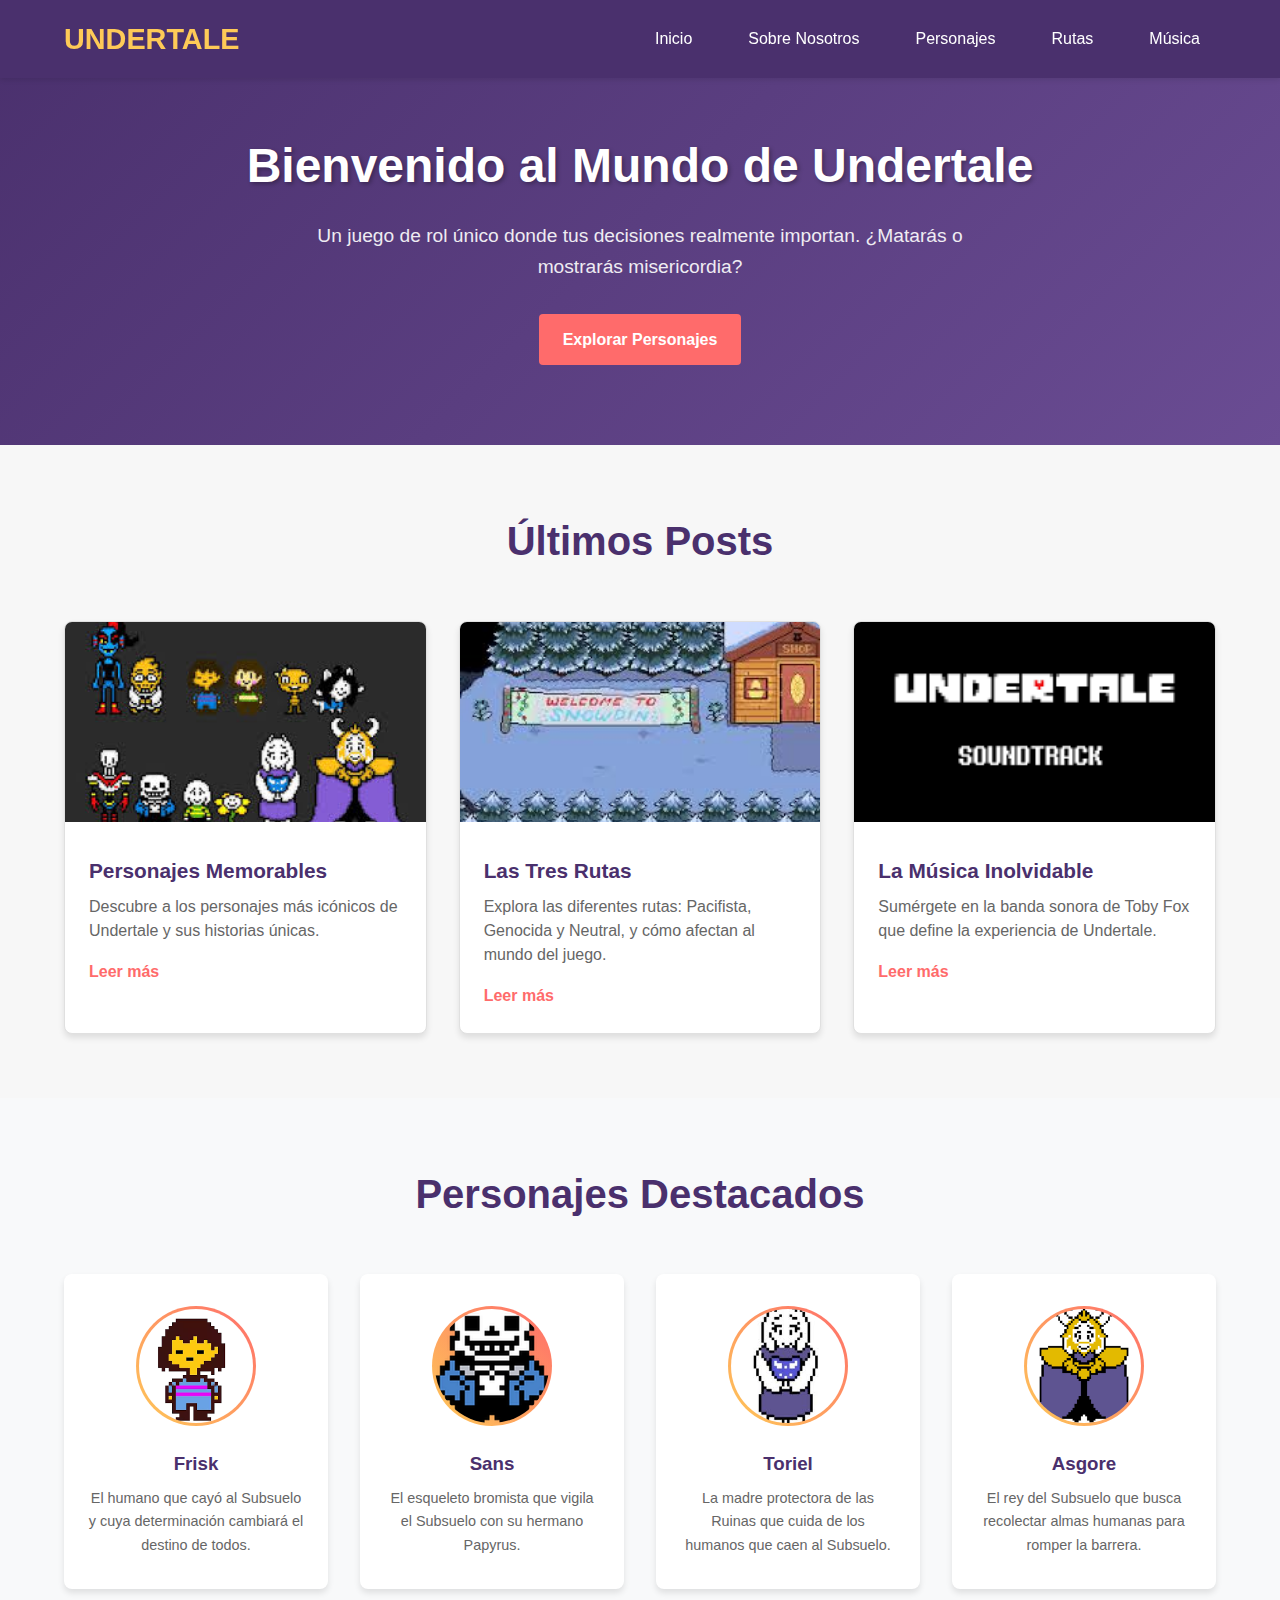
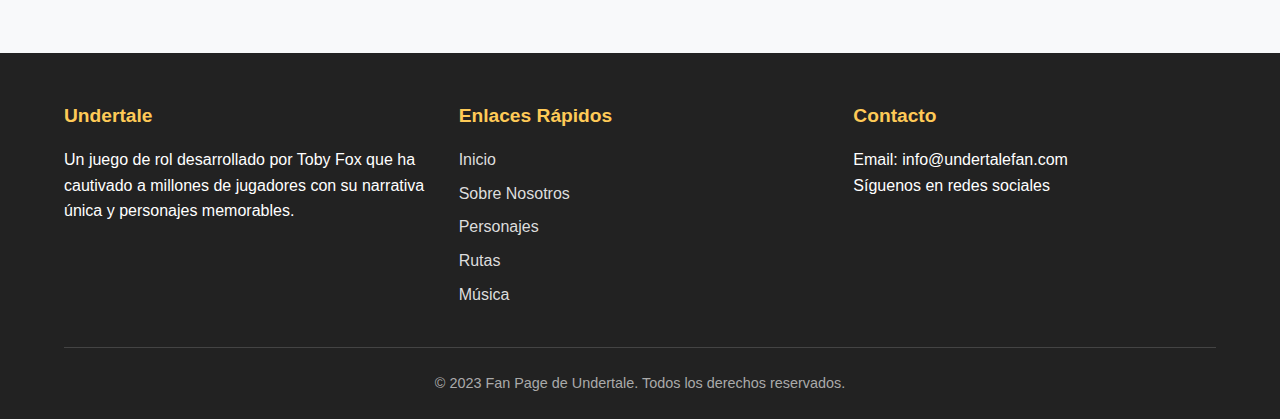
<file: Web Noah/Index.html>
<!DOCTYPE html>
<html lang="es">
<head>
    <meta charset="UTF-8">
    <meta name="viewport" content="width=device-width, initial-scale=1.0">
    <title>Undertale - El Juego de Rol</title>
    <link rel="stylesheet" href="css/styles.css">
</head>
<body>
    <header>
        <div class="container">
            <div class="header-content">
                <div class="logo">UNDERTALE</div>
                <nav>
                    <ul>
                        <li><a href="index.html">Inicio</a></li>
                        <li><a href="sobre-nosotros.html">Sobre Nosotros</a></li>
                        <li><a href="post1.html">Personajes</a></li>
                        <li><a href="post2.html">Rutas</a></li>
                        <li><a href="post3.html">Música</a></li>
                    </ul>
                </nav>
            </div>
        </div>
    </header>

    <section class="hero">
        <div class="container">
            <h1>Bienvenido al Mundo de Undertale</h1>
            <p>Un juego de rol único donde tus decisiones realmente importan. ¿Matarás o mostrarás misericordia?</p>
            <a href="post1.html" class="btn">Explorar Personajes</a>
        </div>
    </section>

    <section class="section">
        <div class="container">
            <h2 class="section-title">Últimos Posts</h2>
            <div class="posts-grid">
                <div class="post-card">
                    <img src="images/personajes.jpg" alt="Personajes de Undertale">
                    <div class="post-card-content">
                        <h3>Personajes Memorables</h3>
                        <p>Descubre a los personajes más icónicos de Undertale y sus historias únicas.</p>
                        <a href="post1.html">Leer más</a>
                    </div>
                </div>
                <div class="post-card">
                    <img src="images/rutas.jpg" alt="Rutas del juego">
                    <div class="post-card-content">
                        <h3>Las Tres Rutas</h3>
                        <p>Explora las diferentes rutas: Pacifista, Genocida y Neutral, y cómo afectan al mundo del juego.</p>
                        <a href="post2.html">Leer más</a>
                    </div>
                </div>
                <div class="post-card">
                    <img src="images/musica.jpg" alt="Música de Undertale">
                    <div class="post-card-content">
                        <h3>La Música Inolvidable</h3>
                        <p>Sumérgete en la banda sonora de Toby Fox que define la experiencia de Undertale.</p>
                        <a href="post3.html">Leer más</a>
                    </div>
                </div>
            </div>
        </div>
    </section>

    <section class="section characters">
        <div class="container">
            <h2 class="section-title">Personajes Destacados</h2>
            <div class="characters-grid">
                <div class="character-card">
                    <img src="images/frisk.jpg" alt="Frisk">
                    <h3>Frisk</h3>
                    <p>El humano que cayó al Subsuelo y cuya determinación cambiará el destino de todos.</p>
                </div>
                <div class="character-card">
                    <img src="images/sans.jpg" alt="Sans">
                    <h3>Sans</h3>
                    <p>El esqueleto bromista que vigila el Subsuelo con su hermano Papyrus.</p>
                </div>
                <div class="character-card">
                    <img src="images/toriel.jpg" alt="Toriel">
                    <h3>Toriel</h3>
                    <p>La madre protectora de las Ruinas que cuida de los humanos que caen al Subsuelo.</p>
                </div>
                <div class="character-card">
                    <img src="images/asgore.jpg" alt="Asgore">
                    <h3>Asgore</h3>
                    <p>El rey del Subsuelo que busca recolectar almas humanas para romper la barrera.</p>
                </div>
            </div>
        </div>
    </section>

    <footer>
        <div class="container">
            <div class="footer-content">
                <div class="footer-section">
                    <h3>Undertale</h3>
                    <p>Un juego de rol desarrollado por Toby Fox que ha cautivado a millones de jugadores con su narrativa única y personajes memorables.</p>
                </div>
                <div class="footer-section">
                    <h3>Enlaces Rápidos</h3>
                    <ul>
                        <li><a href="index.html">Inicio</a></li>
                        <li><a href="sobre-nosotros.html">Sobre Nosotros</a></li>
                        <li><a href="post1.html">Personajes</a></li>
                        <li><a href="post2.html">Rutas</a></li>
                        <li><a href="post3.html">Música</a></li>
                    </ul>
                </div>
                <div class="footer-section">
                    <h3>Contacto</h3>
                    <p>Email: info@undertalefan.com</p>
                    <p>Síguenos en redes sociales</p>
                </div>
            </div>
            <div class="footer-bottom">
                <p>&copy; 2023 Fan Page de Undertale. Todos los derechos reservados.</p>
            </div>
        </div>
    </footer>
</body>
</html>
</file>
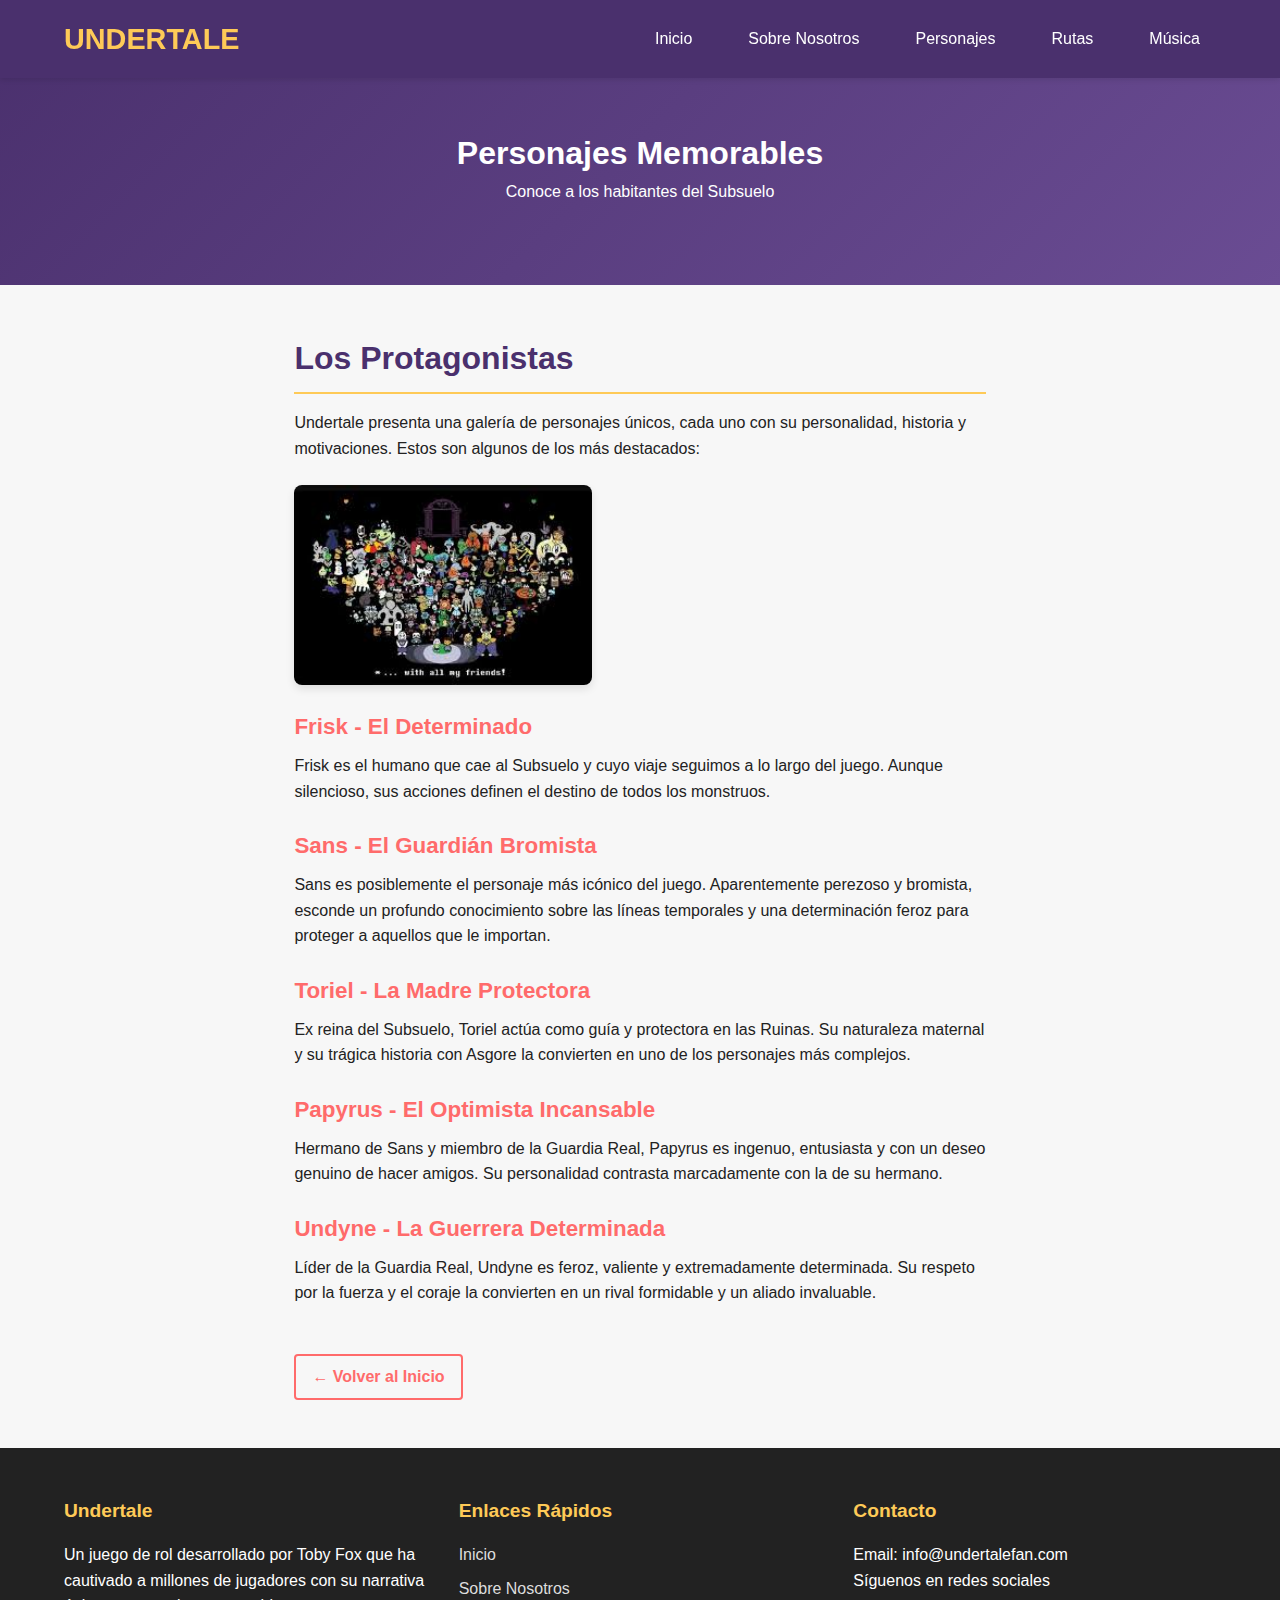
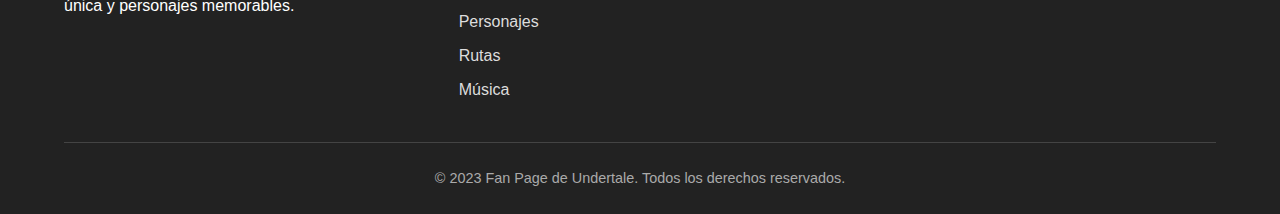
<file: Web Noah/post1.html>
<!DOCTYPE html>
<html lang="es">
<head>
    <meta charset="UTF-8">
    <meta name="viewport" content="width=device-width, initial-scale=1.0">
    <title>Personajes Memorables - Undertale</title>
    <link rel="stylesheet" href="css/styles.css">
</head>
<body>
    <header>
        <div class="container">
            <div class="header-content">
                <div class="logo">UNDERTALE</div>
                <nav>
                    <ul>
                        <li><a href="index.html">Inicio</a></li>
                        <li><a href="sobre-nosotros.html">Sobre Nosotros</a></li>
                        <li><a href="post1.html">Personajes</a></li>
                        <li><a href="post2.html">Rutas</a></li>
                        <li><a href="post3.html">Música</a></li>
                    </ul>
                </nav>
            </div>
        </div>
    </header>

    <section class="page-header">
        <div class="container">
            <h1>Personajes Memorables</h1>
            <p>Conoce a los habitantes del Subsuelo</p>
        </div>
    </section>

    <section class="page-content">
        <div class="container">
            <h2>Los Protagonistas</h2>
            <p>Undertale presenta una galería de personajes únicos, cada uno con su personalidad, historia y motivaciones. Estos son algunos de los más destacados:</p>
            
            <img src="images/personajes-detalle.jpg" alt="Personajes principales de Undertale">
            
            <h3>Frisk - El Determinado</h3>
            <p>Frisk es el humano que cae al Subsuelo y cuyo viaje seguimos a lo largo del juego. Aunque silencioso, sus acciones definen el destino de todos los monstruos.</p>
            
            <h3>Sans - El Guardián Bromista</h3>
            <p>Sans es posiblemente el personaje más icónico del juego. Aparentemente perezoso y bromista, esconde un profundo conocimiento sobre las líneas temporales y una determinación feroz para proteger a aquellos que le importan.</p>
            
            <h3>Toriel - La Madre Protectora</h3>
            <p>Ex reina del Subsuelo, Toriel actúa como guía y protectora en las Ruinas. Su naturaleza maternal y su trágica historia con Asgore la convierten en uno de los personajes más complejos.</p>
            
            <h3>Papyrus - El Optimista Incansable</h3>
            <p>Hermano de Sans y miembro de la Guardia Real, Papyrus es ingenuo, entusiasta y con un deseo genuino de hacer amigos. Su personalidad contrasta marcadamente con la de su hermano.</p>
            
            <h3>Undyne - La Guerrera Determinada</h3>
            <p>Líder de la Guardia Real, Undyne es feroz, valiente y extremadamente determinada. Su respeto por la fuerza y el coraje la convierten en un rival formidable y un aliado invaluable.</p>
            
            <a href="index.html" class="back-link">← Volver al Inicio</a>
        </div>
    </section>

    <footer>
        <div class="container">
            <div class="footer-content">
                <div class="footer-section">
                    <h3>Undertale</h3>
                    <p>Un juego de rol desarrollado por Toby Fox que ha cautivado a millones de jugadores con su narrativa única y personajes memorables.</p>
                </div>
                <div class="footer-section">
                    <h3>Enlaces Rápidos</h3>
                    <ul>
                        <li><a href="index.html">Inicio</a></li>
                        <li><a href="sobre-nosotros.html">Sobre Nosotros</a></li>
                        <li><a href="post1.html">Personajes</a></li>
                        <li><a href="post2.html">Rutas</a></li>
                        <li><a href="post3.html">Música</a></li>
                    </ul>
                </div>
                <div class="footer-section">
                    <h3>Contacto</h3>
                    <p>Email: info@undertalefan.com</p>
                    <p>Síguenos en redes sociales</p>
                </div>
            </div>
            <div class="footer-bottom">
                <p>&copy; 2023 Fan Page de Undertale. Todos los derechos reservados.</p>
            </div>
        </div>
    </footer>
</body>
</html>
</file>
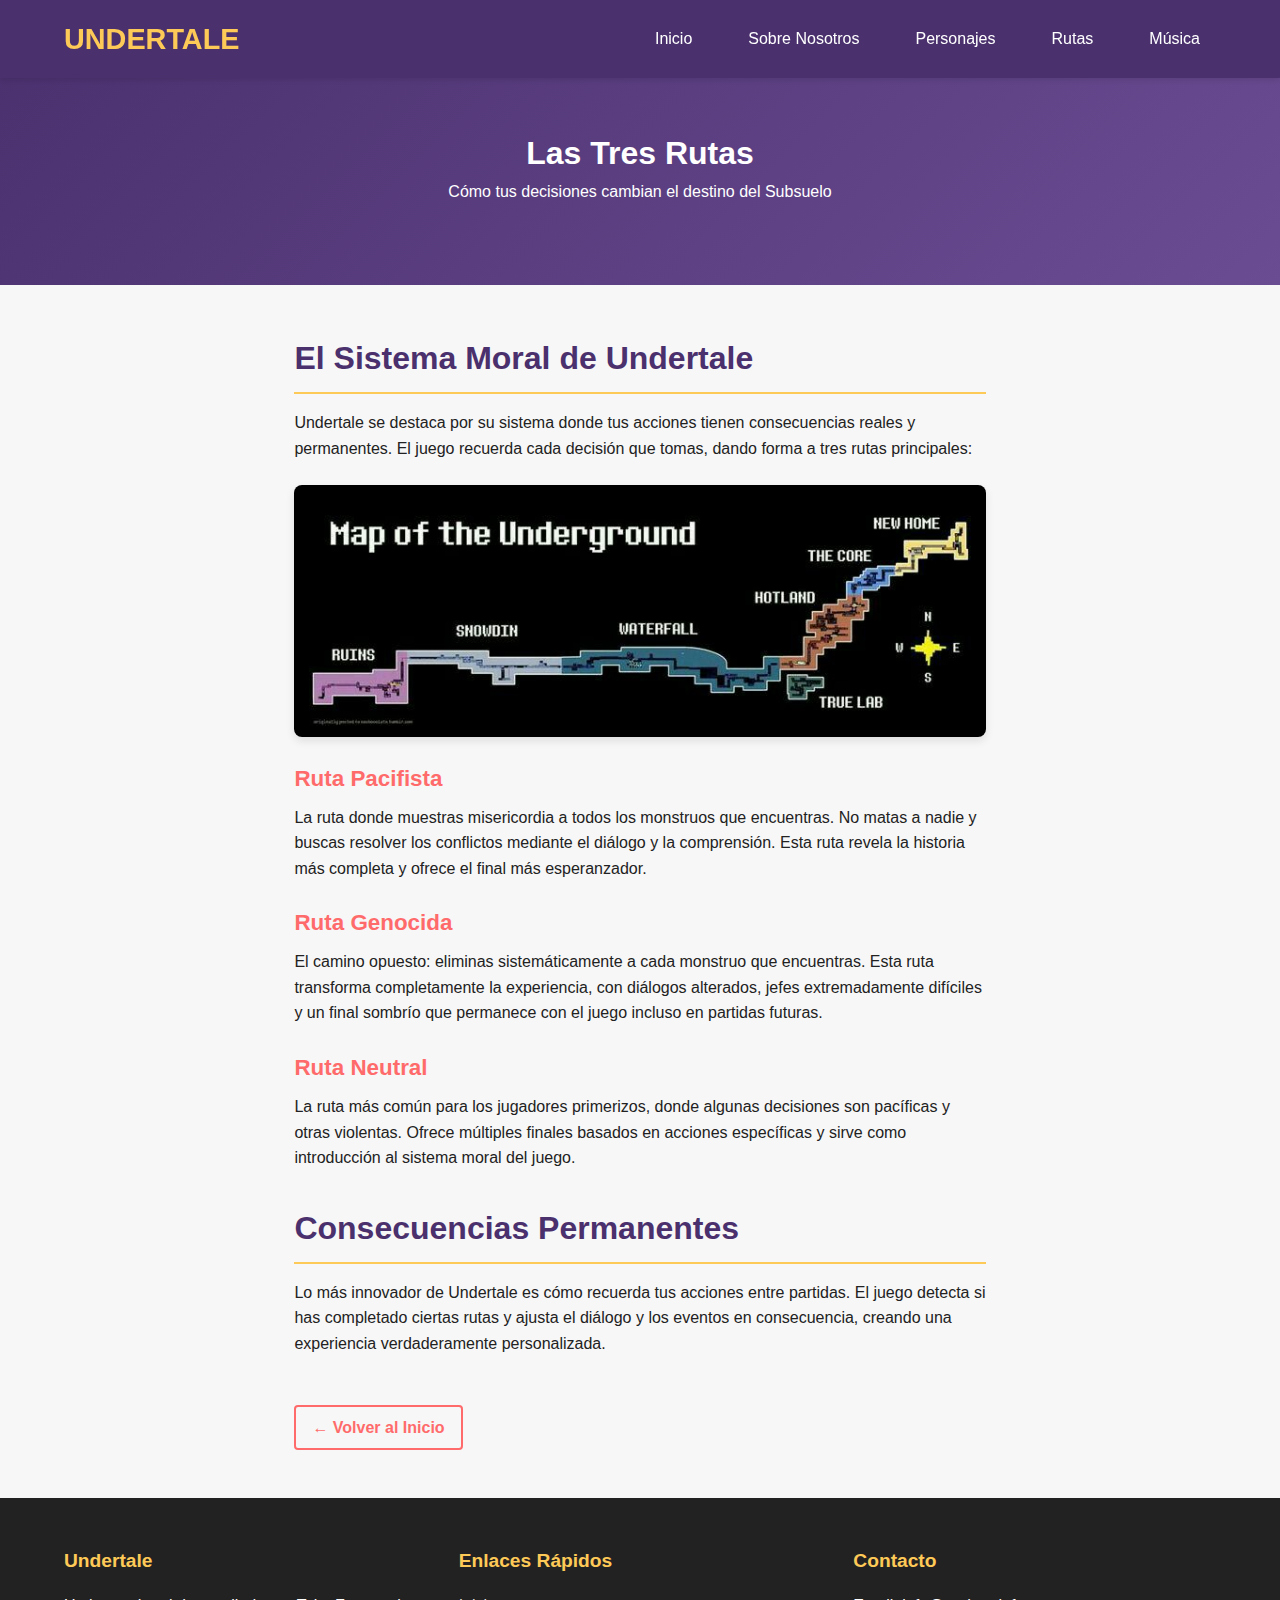
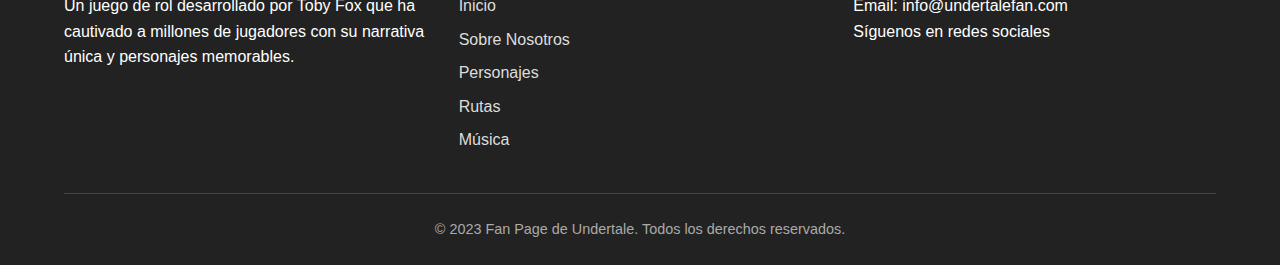
<file: Web Noah/post2.html>
<!DOCTYPE html>
<html lang="es">
<head>
    <meta charset="UTF-8">
    <meta name="viewport" content="width=device-width, initial-scale=1.0">
    <title>Las Tres Rutas - Undertale</title>
    <link rel="stylesheet" href="css/styles.css">
</head>
<body>
    <header>
        <div class="container">
            <div class="header-content">
                <div class="logo">UNDERTALE</div>
                <nav>
                    <ul>
                        <li><a href="index.html">Inicio</a></li>
                        <li><a href="sobre-nosotros.html">Sobre Nosotros</a></li>
                        <li><a href="post1.html">Personajes</a></li>
                        <li><a href="post2.html">Rutas</a></li>
                        <li><a href="post3.html">Música</a></li>
                    </ul>
                </nav>
            </div>
        </div>
    </header>

    <section class="page-header">
        <div class="container">
            <h1>Las Tres Rutas</h1>
            <p>Cómo tus decisiones cambian el destino del Subsuelo</p>
        </div>
    </section>

    <section class="page-content">
        <div class="container">
            <h2>El Sistema Moral de Undertale</h2>
            <p>Undertale se destaca por su sistema donde tus acciones tienen consecuencias reales y permanentes. El juego recuerda cada decisión que tomas, dando forma a tres rutas principales:</p>
            
            <img src="images/rutas-detalle.jpg" alt="Las diferentes rutas de Undertale">
            
            <h3>Ruta Pacifista</h3>
            <p>La ruta donde muestras misericordia a todos los monstruos que encuentras. No matas a nadie y buscas resolver los conflictos mediante el diálogo y la comprensión. Esta ruta revela la historia más completa y ofrece el final más esperanzador.</p>
            
            <h3>Ruta Genocida</h3>
            <p>El camino opuesto: eliminas sistemáticamente a cada monstruo que encuentras. Esta ruta transforma completamente la experiencia, con diálogos alterados, jefes extremadamente difíciles y un final sombrío que permanece con el juego incluso en partidas futuras.</p>
            
            <h3>Ruta Neutral</h3>
            <p>La ruta más común para los jugadores primerizos, donde algunas decisiones son pacíficas y otras violentas. Ofrece múltiples finales basados en acciones específicas y sirve como introducción al sistema moral del juego.</p>
            
            <h2>Consecuencias Permanentes</h2>
            <p>Lo más innovador de Undertale es cómo recuerda tus acciones entre partidas. El juego detecta si has completado ciertas rutas y ajusta el diálogo y los eventos en consecuencia, creando una experiencia verdaderamente personalizada.</p>
            
            <a href="index.html" class="back-link">← Volver al Inicio</a>
        </div>
    </section>

    <footer>
        <div class="container">
            <div class="footer-content">
                <div class="footer-section">
                    <h3>Undertale</h3>
                    <p>Un juego de rol desarrollado por Toby Fox que ha cautivado a millones de jugadores con su narrativa única y personajes memorables.</p>
                </div>
                <div class="footer-section">
                    <h3>Enlaces Rápidos</h3>
                    <ul>
                        <li><a href="index.html">Inicio</a></li>
                        <li><a href="sobre-nosotros.html">Sobre Nosotros</a></li>
                        <li><a href="post1.html">Personajes</a></li>
                        <li><a href="post2.html">Rutas</a></li>
                        <li><a href="post3.html">Música</a></li>
                    </ul>
                </div>
                <div class="footer-section">
                    <h3>Contacto</h3>
                    <p>Email: info@undertalefan.com</p>
                    <p>Síguenos en redes sociales</p>
                </div>
            </div>
            <div class="footer-bottom">
                <p>&copy; 2023 Fan Page de Undertale. Todos los derechos reservados.</p>
            </div>
        </div>
    </footer>
</body>
</html>
</file>
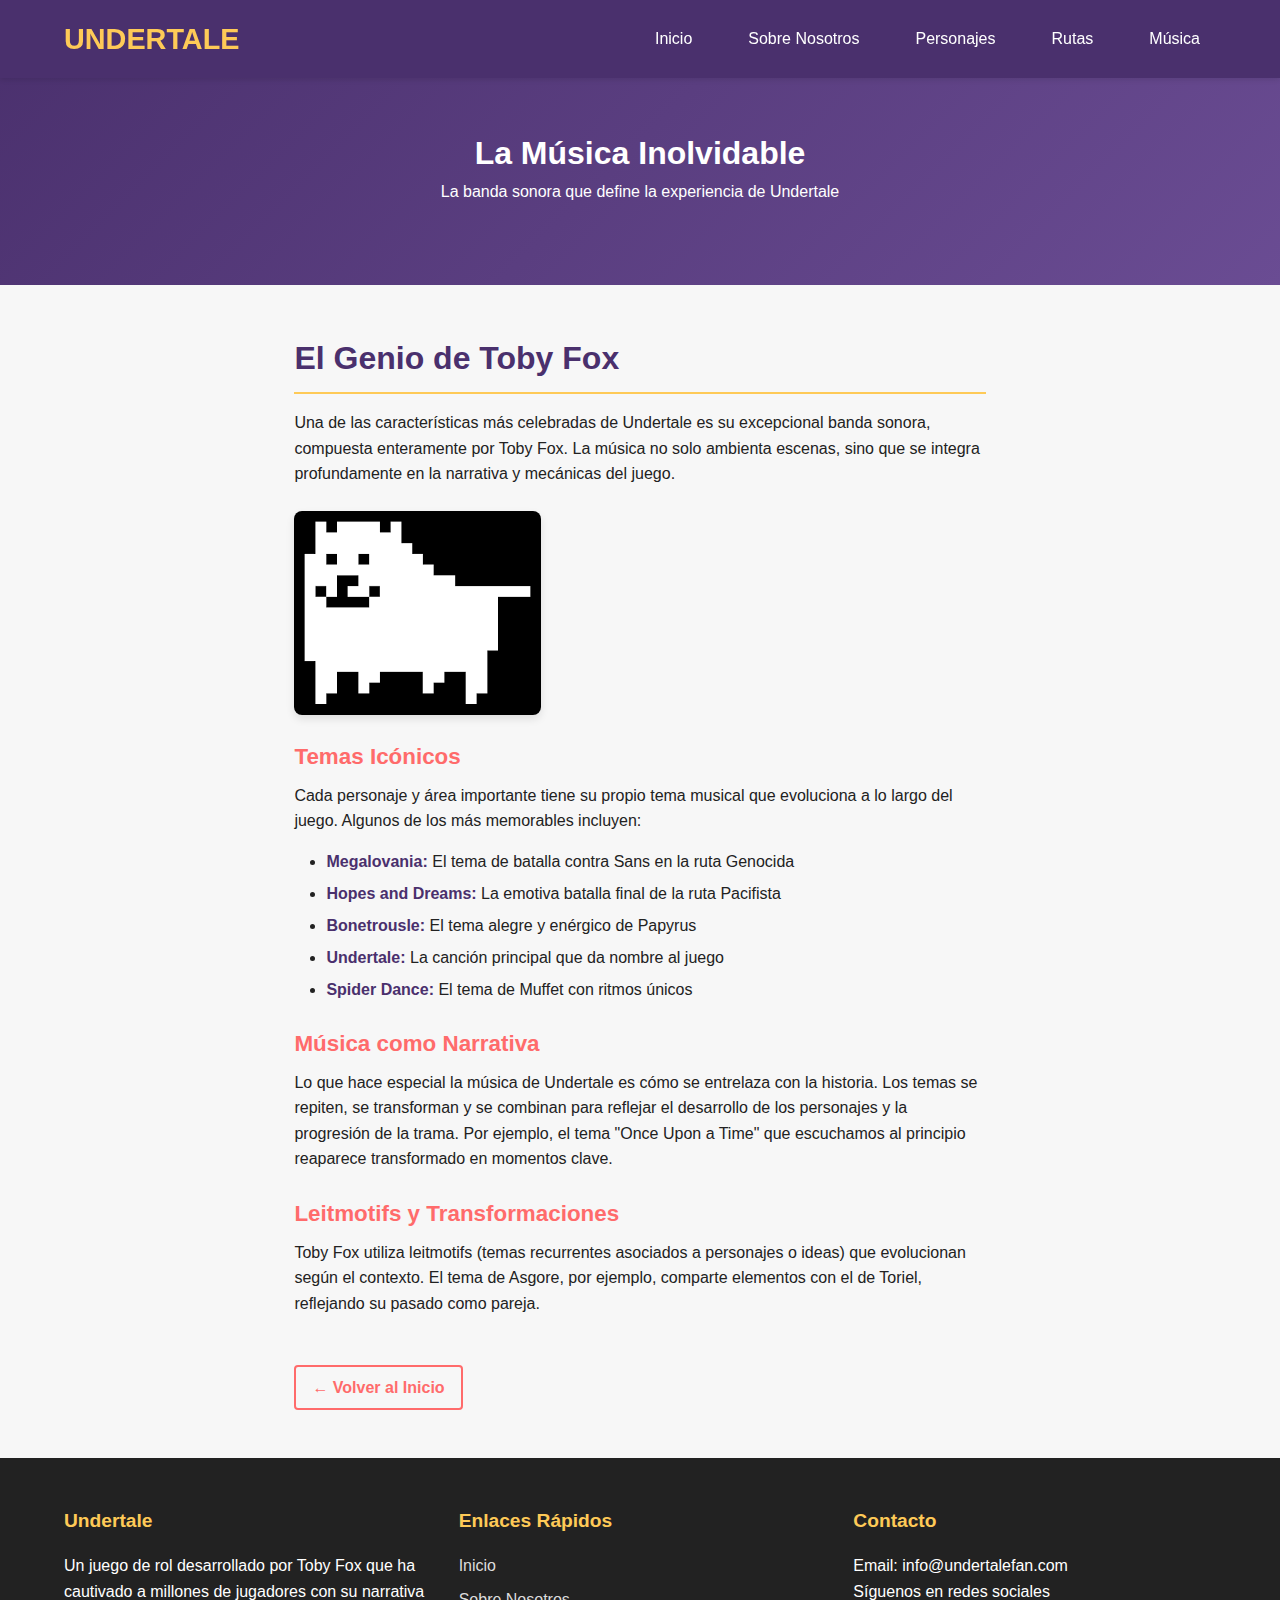
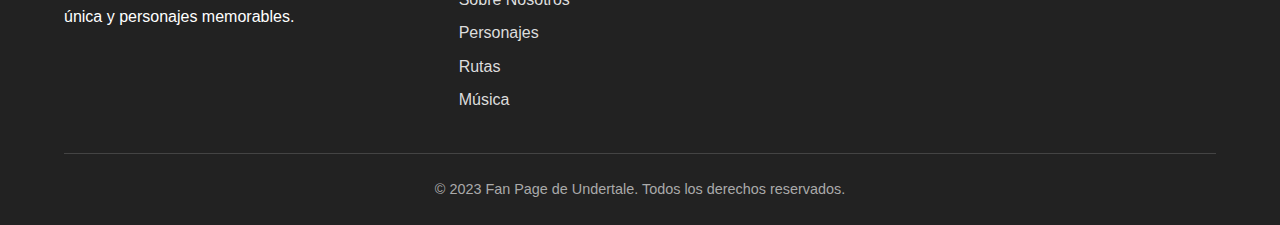
<file: Web Noah/post3.html>
<!DOCTYPE html>
<html lang="es">
<head>
    <meta charset="UTF-8">
    <meta name="viewport" content="width=device-width, initial-scale=1.0">
    <title>La Música Inolvidable - Undertale</title>
    <link rel="stylesheet" href="css/styles.css">
</head>
<body>
    <header>
        <div class="container">
            <div class="header-content">
                <div class="logo">UNDERTALE</div>
                <nav>
                    <ul>
                        <li><a href="index.html">Inicio</a></li>
                        <li><a href="sobre-nosotros.html">Sobre Nosotros</a></li>
                        <li><a href="post1.html">Personajes</a></li>
                        <li><a href="post2.html">Rutas</a></li>
                        <li><a href="post3.html">Música</a></li>
                    </ul>
                </nav>
            </div>
        </div>
    </header>

    <section class="page-header">
        <div class="container">
            <h1>La Música Inolvidable</h1>
            <p>La banda sonora que define la experiencia de Undertale</p>
        </div>
    </section>

    <section class="page-content">
        <div class="container">
            <h2>El Genio de Toby Fox</h2>
            <p>Una de las características más celebradas de Undertale es su excepcional banda sonora, compuesta enteramente por Toby Fox. La música no solo ambienta escenas, sino que se integra profundamente en la narrativa y mecánicas del juego.</p>
            
            <img src="images/musica-detalle.jpg" alt="Toby Fox componiendo música">
            
            <h3>Temas Icónicos</h3>
            <p>Cada personaje y área importante tiene su propio tema musical que evoluciona a lo largo del juego. Algunos de los más memorables incluyen:</p>
            
            <ul>
                <li><strong>Megalovania:</strong> El tema de batalla contra Sans en la ruta Genocida</li>
                <li><strong>Hopes and Dreams:</strong> La emotiva batalla final de la ruta Pacifista</li>
                <li><strong>Bonetrousle:</strong> El tema alegre y enérgico de Papyrus</li>
                <li><strong>Undertale:</strong> La canción principal que da nombre al juego</li>
                <li><strong>Spider Dance:</strong> El tema de Muffet con ritmos únicos</li>
            </ul>
            
            <h3>Música como Narrativa</h3>
            <p>Lo que hace especial la música de Undertale es cómo se entrelaza con la historia. Los temas se repiten, se transforman y se combinan para reflejar el desarrollo de los personajes y la progresión de la trama. Por ejemplo, el tema "Once Upon a Time" que escuchamos al principio reaparece transformado en momentos clave.</p>
            
            <h3>Leitmotifs y Transformaciones</h3>
            <p>Toby Fox utiliza leitmotifs (temas recurrentes asociados a personajes o ideas) que evolucionan según el contexto. El tema de Asgore, por ejemplo, comparte elementos con el de Toriel, reflejando su pasado como pareja.</p>
            
            <a href="index.html" class="back-link">← Volver al Inicio</a>
        </div>
    </section>

    <footer>
        <div class="container">
            <div class="footer-content">
                <div class="footer-section">
                    <h3>Undertale</h3>
                    <p>Un juego de rol desarrollado por Toby Fox que ha cautivado a millones de jugadores con su narrativa única y personajes memorables.</p>
                </div>
                <div class="footer-section">
                    <h3>Enlaces Rápidos</h3>
                    <ul>
                        <li><a href="index.html">Inicio</a></li>
                        <li><a href="sobre-nosotros.html">Sobre Nosotros</a></li>
                        <li><a href="post1.html">Personajes</a></li>
                        <li><a href="post2.html">Rutas</a></li>
                        <li><a href="post3.html">Música</a></li>
                    </ul>
                </div>
                <div class="footer-section">
                    <h3>Contacto</h3>
                    <p>Email: info@undertalefan.com</p>
                    <p>Síguenos en redes sociales</p>
                </div>
            </div>
            <div class="footer-bottom">
                <p>&copy; 2023 Fan Page de Undertale. Todos los derechos reservados.</p>
            </div>
        </div>
    </footer>
</body>
</html>
</file>
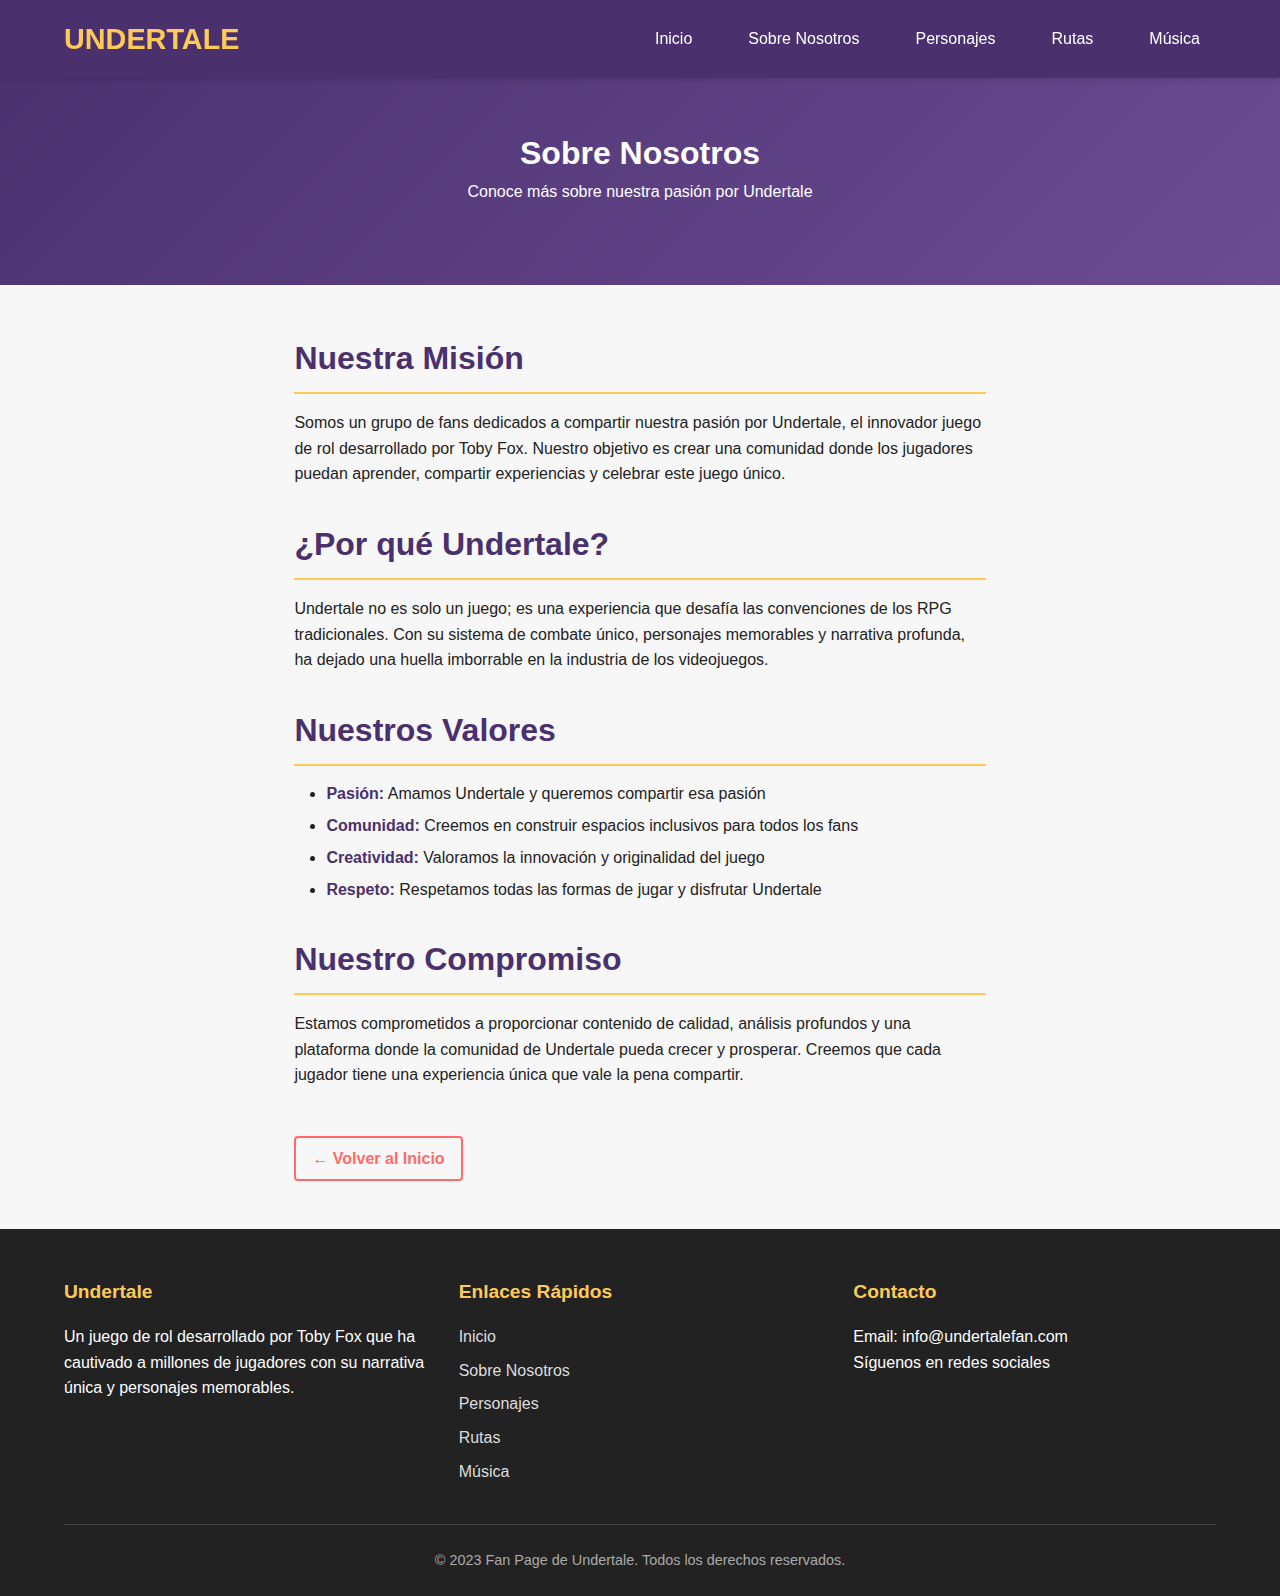
<file: Web Noah/sobre-nosotros.html>
<!DOCTYPE html>
<html lang="es">
<head>
    <meta charset="UTF-8">
    <meta name="viewport" content="width=device-width, initial-scale=1.0">
    <title>Sobre Nosotros - Undertale</title>
    <link rel="stylesheet" href="css/styles.css">
</head>
<body>
    <header>
        <div class="container">
            <div class="header-content">
                <div class="logo">UNDERTALE</div>
                <nav>
                    <ul>
                        <li><a href="index.html">Inicio</a></li>
                        <li><a href="sobre-nosotros.html">Sobre Nosotros</a></li>
                        <li><a href="post1.html">Personajes</a></li>
                        <li><a href="post2.html">Rutas</a></li>
                        <li><a href="post3.html">Música</a></li>
                    </ul>
                </nav>
            </div>
        </div>
    </header>

    <section class="page-header">
        <div class="container">
            <h1>Sobre Nosotros</h1>
            <p>Conoce más sobre nuestra pasión por Undertale</p>
        </div>
    </section>

    <section class="page-content">
        <div class="container">
            <h2>Nuestra Misión</h2>
            <p>Somos un grupo de fans dedicados a compartir nuestra pasión por Undertale, el innovador juego de rol desarrollado por Toby Fox. Nuestro objetivo es crear una comunidad donde los jugadores puedan aprender, compartir experiencias y celebrar este juego único.</p>
            
            <h2>¿Por qué Undertale?</h2>
            <p>Undertale no es solo un juego; es una experiencia que desafía las convenciones de los RPG tradicionales. Con su sistema de combate único, personajes memorables y narrativa profunda, ha dejado una huella imborrable en la industria de los videojuegos.</p>
            
            <h2>Nuestros Valores</h2>
            <ul>
                <li><strong>Pasión:</strong> Amamos Undertale y queremos compartir esa pasión</li>
                <li><strong>Comunidad:</strong> Creemos en construir espacios inclusivos para todos los fans</li>
                <li><strong>Creatividad:</strong> Valoramos la innovación y originalidad del juego</li>
                <li><strong>Respeto:</strong> Respetamos todas las formas de jugar y disfrutar Undertale</li>
            </ul>
            
            <h2>Nuestro Compromiso</h2>
            <p>Estamos comprometidos a proporcionar contenido de calidad, análisis profundos y una plataforma donde la comunidad de Undertale pueda crecer y prosperar. Creemos que cada jugador tiene una experiencia única que vale la pena compartir.</p>
            
            <a href="index.html" class="back-link">← Volver al Inicio</a>
        </div>
    </section>

    <footer>
        <div class="container">
            <div class="footer-content">
                <div class="footer-section">
                    <h3>Undertale</h3>
                    <p>Un juego de rol desarrollado por Toby Fox que ha cautivado a millones de jugadores con su narrativa única y personajes memorables.</p>
                </div>
                <div class="footer-section">
                    <h3>Enlaces Rápidos</h3>
                    <ul>
                        <li><a href="index.html">Inicio</a></li>
                        <li><a href="sobre-nosotros.html">Sobre Nosotros</a></li>
                        <li><a href="post1.html">Personajes</a></li>
                        <li><a href="post2.html">Rutas</a></li>
                        <li><a href="post3.html">Música</a></li>
                    </ul>
                </div>
                <div class="footer-section">
                    <h3>Contacto</h3>
                    <p>Email: info@undertalefan.com</p>
                    <p>Síguenos en redes sociales</p>
                </div>
            </div>
            <div class="footer-bottom">
                <p>&copy; 2023 Fan Page de Undertale. Todos los derechos reservados.</p>
            </div>
        </div>
    </footer>
</body>
</html>
</file>
<file: Web Noah/css/styles.css>
:root {
    --primary-color: #4a306d;
    --secondary-color: #ff6b6b;
    --accent-color: #feca57;
    --light-color: #f7f7f7;
    --dark-color: #222222;
    --font-main: 'Segoe UI', Tahoma, Geneva, Verdana, sans-serif;
}

* {
    margin: 0;
    padding: 0;
    box-sizing: border-box;
}

body {
    font-family: var(--font-main);
    line-height: 1.6;
    color: var(--dark-color);
    background-color: var(--light-color);
}

header {
    background-color: var(--primary-color);
    color: white;
    padding: 1rem 0;
    box-shadow: 0 2px 5px rgba(0,0,0,0.1);
    position: fixed;
    width: 100%;
    top: 0;
    z-index: 1000;
}

.container {
    width: 90%;
    max-width: 1200px;
    margin: 0 auto;
}

.header-content {
    display: flex;
    justify-content: space-between;
    align-items: center;
}

.logo {
    font-size: 1.8rem;
    font-weight: bold;
    color: var(--accent-color);
}

nav ul {
    display: flex;
    list-style: none;
}

nav ul li {
    margin-left: 1.5rem;
}

nav ul li a {
    color: white;
    text-decoration: none;
    font-weight: 500;
    transition: color 0.3s;
    padding: 0.5rem 1rem;
    border-radius: 4px;
}

nav ul li a:hover {
    color: var(--accent-color);
    background-color: rgba(255,255,255,0.1);
}

/* Añadir margen al body para el header fijo */
body {
    padding-top: 80px;
}

.hero {
    background: linear-gradient(135deg, var(--primary-color), #6a4c93);
    color: white;
    padding: 5rem 0;
    text-align: center;
    margin-top: -80px;
    padding-top: 8rem;
}

.hero h1 {
    font-size: 3rem;
    margin-bottom: 1rem;
    text-shadow: 2px 2px 4px rgba(0,0,0,0.3);
}

.hero p {
    font-size: 1.2rem;
    max-width: 700px;
    margin: 0 auto 2rem;
    opacity: 0.9;
}

.btn {
    display: inline-block;
    background-color: var(--secondary-color);
    color: white;
    padding: 0.8rem 1.5rem;
    border-radius: 4px;
    text-decoration: none;
    font-weight: bold;
    transition: all 0.3s;
    border: none;
    cursor: pointer;
}

.btn:hover {
    background-color: #ff5252;
    transform: translateY(-2px);
    box-shadow: 0 4px 8px rgba(0,0,0,0.2);
}

.section {
    padding: 4rem 0;
}

.section-title {
    text-align: center;
    margin-bottom: 3rem;
    color: var(--primary-color);
    font-size: 2.5rem;
}

.posts-grid {
    display: grid;
    grid-template-columns: repeat(auto-fill, minmax(300px, 1fr));
    gap: 2rem;
}

.post-card {
    background-color: white;
    border-radius: 8px;
    overflow: hidden;
    box-shadow: 0 4px 6px rgba(0,0,0,0.1);
    transition: all 0.3s;
    border: 1px solid #e0e0e0;
}

.post-card:hover {
    transform: translateY(-5px);
    box-shadow: 0 8px 15px rgba(0,0,0,0.2);
}

.post-card img {
    width: 100%;
    height: 200px;
    object-fit: cover;
    background: linear-gradient(45deg, var(--primary-color), var(--secondary-color));
}

.post-card-content {
    padding: 1.5rem;
}

.post-card h3 {
    margin-bottom: 0.5rem;
    color: var(--primary-color);
    font-size: 1.3rem;
}

.post-card p {
    margin-bottom: 1rem;
    color: #666;
    line-height: 1.5;
}

.post-card a {
    color: var(--secondary-color);
    text-decoration: none;
    font-weight: bold;
    display: inline-block;
    transition: color 0.3s;
}

.post-card a:hover {
    color: #ff5252;
}

.characters {
    background-color: #f8f9fa;
}

.characters-grid {
    display: grid;
    grid-template-columns: repeat(auto-fill, minmax(250px, 1fr));
    gap: 2rem;
}

.character-card {
    text-align: center;
    background-color: white;
    padding: 2rem 1.5rem;
    border-radius: 8px;
    box-shadow: 0 4px 6px rgba(0,0,0,0.1);
    transition: transform 0.3s;
}

.character-card:hover {
    transform: translateY(-3px);
}

.character-card img {
    width: 120px;
    height: 120px;
    border-radius: 50%;
    object-fit: cover;
    margin-bottom: 1rem;
    background: linear-gradient(45deg, var(--accent-color), var(--secondary-color));
    padding: 3px;
}

.character-card h3 {
    color: var(--primary-color);
    margin-bottom: 0.5rem;
}

.character-card p {
    color: #666;
    font-size: 0.9rem;
}

footer {
    background-color: var(--dark-color);
    color: white;
    padding: 3rem 0 1.5rem;
}

.footer-content {
    display: grid;
    grid-template-columns: repeat(auto-fit, minmax(200px, 1fr));
    gap: 2rem;
    margin-bottom: 2rem;
}

.footer-section h3 {
    margin-bottom: 1rem;
    color: var(--accent-color);
    font-size: 1.2rem;
}

.footer-section ul {
    list-style: none;
}

.footer-section ul li {
    margin-bottom: 0.5rem;
}

.footer-section ul li a {
    color: #ddd;
    text-decoration: none;
    transition: color 0.3s;
}

.footer-section ul li a:hover {
    color: white;
}

.footer-bottom {
    text-align: center;
    padding-top: 1.5rem;
    border-top: 1px solid #444;
    color: #aaa;
    font-size: 0.9rem;
}

/* Página específica */
.page-header {
    background: linear-gradient(135deg, var(--primary-color), #6a4c93);
    color: white;
    padding: 5rem 0;
    text-align: center;
    margin-top: -80px;
    padding-top: 8rem;
}

.page-content {
    max-width: 800px;
    margin: 3rem auto;
    padding: 0 1rem;
}

.page-content h2 {
    color: var(--primary-color);
    margin: 2rem 0 1rem;
    font-size: 2rem;
    border-bottom: 2px solid var(--accent-color);
    padding-bottom: 0.5rem;
}

.page-content h3 {
    color: var(--secondary-color);
    margin: 1.5rem 0 0.5rem;
    font-size: 1.4rem;
}

.page-content p {
    margin-bottom: 1rem;
    line-height: 1.6;
}

.page-content img {
    max-width: 100%;
    border-radius: 8px;
    margin: 1.5rem 0;
    box-shadow: 0 4px 8px rgba(0,0,0,0.1);
    background: linear-gradient(45deg, #f0f0f0, #e0e0e0);
    min-height: 200px;
    display: block;
}

.page-content ul {
    margin-left: 2rem;
    margin-bottom: 1.5rem;
}

.page-content ul li {
    margin-bottom: 0.5rem;
    line-height: 1.5;
}

.page-content ul li strong {
    color: var(--primary-color);
}

.back-link {
    display: inline-block;
    margin-top: 2rem;
    color: var(--secondary-color);
    text-decoration: none;
    font-weight: bold;
    padding: 0.5rem 1rem;
    border: 2px solid var(--secondary-color);
    border-radius: 4px;
    transition: all 0.3s;
}

.back-link:hover {
    background-color: var(--secondary-color);
    color: white;
}

/* Responsive */
@media (max-width: 768px) {
    body {
        padding-top: 70px;
    }
    
    header {
        padding: 0.5rem 0;
    }
    
    .header-content {
        flex-direction: column;
        text-align: center;
    }
    
    .logo {
        margin-bottom: 0.5rem;
    }
    
    nav ul {
        margin-top: 0.5rem;
        flex-wrap: wrap;
        justify-content: center;
    }
    
    nav ul li {
        margin: 0.3rem;
    }
    
    .hero {
        margin-top: -70px;
        padding-top: 6rem;
    }
    
    .hero h1 {
        font-size: 2rem;
    }
    
    .section-title {
        font-size: 2rem;
    }
    
    .posts-grid, .characters-grid {
        grid-template-columns: 1fr;
    }
    
    .footer-content {
        grid-template-columns: 1fr;
        text-align: center;
    }
}

@media (max-width: 480px) {
    .hero h1 {
        font-size: 1.8rem;
    }
    
    .section-title {
        font-size: 1.8rem;
    }
    
    .page-content h2 {
        font-size: 1.6rem;
    }
    
    .page-content h3 {
        font-size: 1.2rem;
    }
}
</file>
